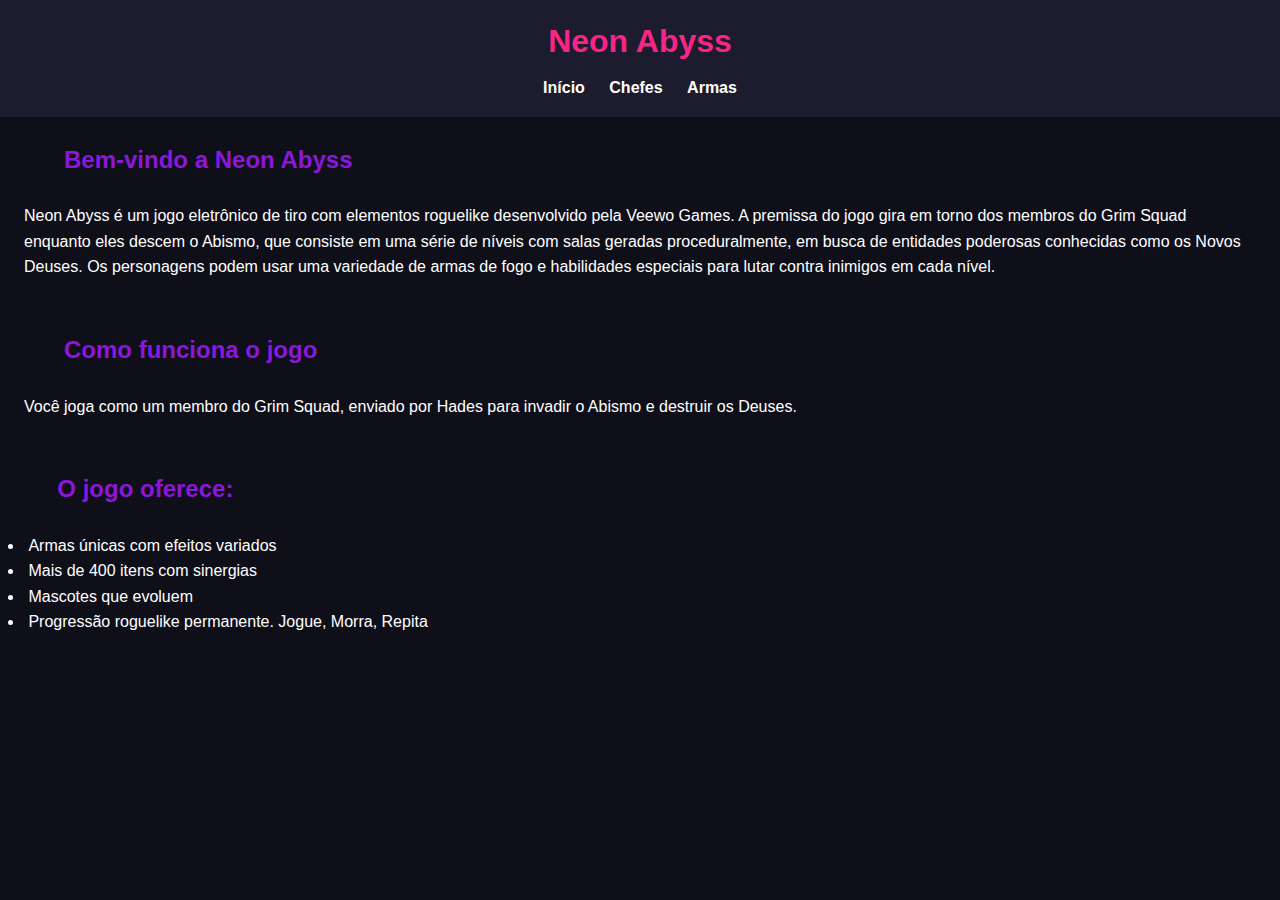
<file: html/index.html>
<!DOCTYPE html>
<html lang="pt-BR">
<head>
  <meta charset="UTF-8" />
  <meta name="viewport" content="width=device-width, initial-scale=1.0"/>
  <title>Neon Abyss</title>
  <link rel="stylesheet" href="../css/style.css" />
</head>
<body>
  <header>
    <h1>Neon Abyss</h1>
    <nav>
      <a href="index.html">Início</a>
      <a href="bosses.html">Chefes</a>
      <a href="weapons.html">Armas</a>
    </nav>
  </header>

  <main>
    <section>
      <h2>&nbsp &nbsp &nbsp Bem-vindo a Neon Abyss</h2>
      <p> Neon Abyss é um jogo eletrônico de tiro com elementos roguelike desenvolvido pela Veewo Games. A premissa do jogo gira em torno dos membros do Grim Squad enquanto eles descem o Abismo, que consiste em uma série de níveis com salas geradas proceduralmente, em busca de entidades poderosas conhecidas como os Novos Deuses. Os personagens podem usar uma variedade de armas de fogo e habilidades especiais para lutar contra inimigos em cada nível.</p>
    </section>
    <br><br>
    <section>
      <h2>&nbsp &nbsp &nbsp Como funciona o jogo</h2>
      <p>Você joga como um membro do Grim Squad, enviado por Hades para invadir o Abismo e destruir os Deuses.</p>
    </section>

    <br><br>
    <section>
        <h2>&nbsp &nbsp &nbspO jogo oferece:</h2>
        <ul>
          <li>&nbspArmas únicas com efeitos variados</li>
          <li>&nbspMais de 400 itens com sinergias</li>
          <li>&nbspMascotes que evoluem</li>
          <li>&nbspProgressão roguelike permanente. Jogue, Morra, Repita</li>
        </ul>
    </section>
  </main>

</body>
</html>
</file>
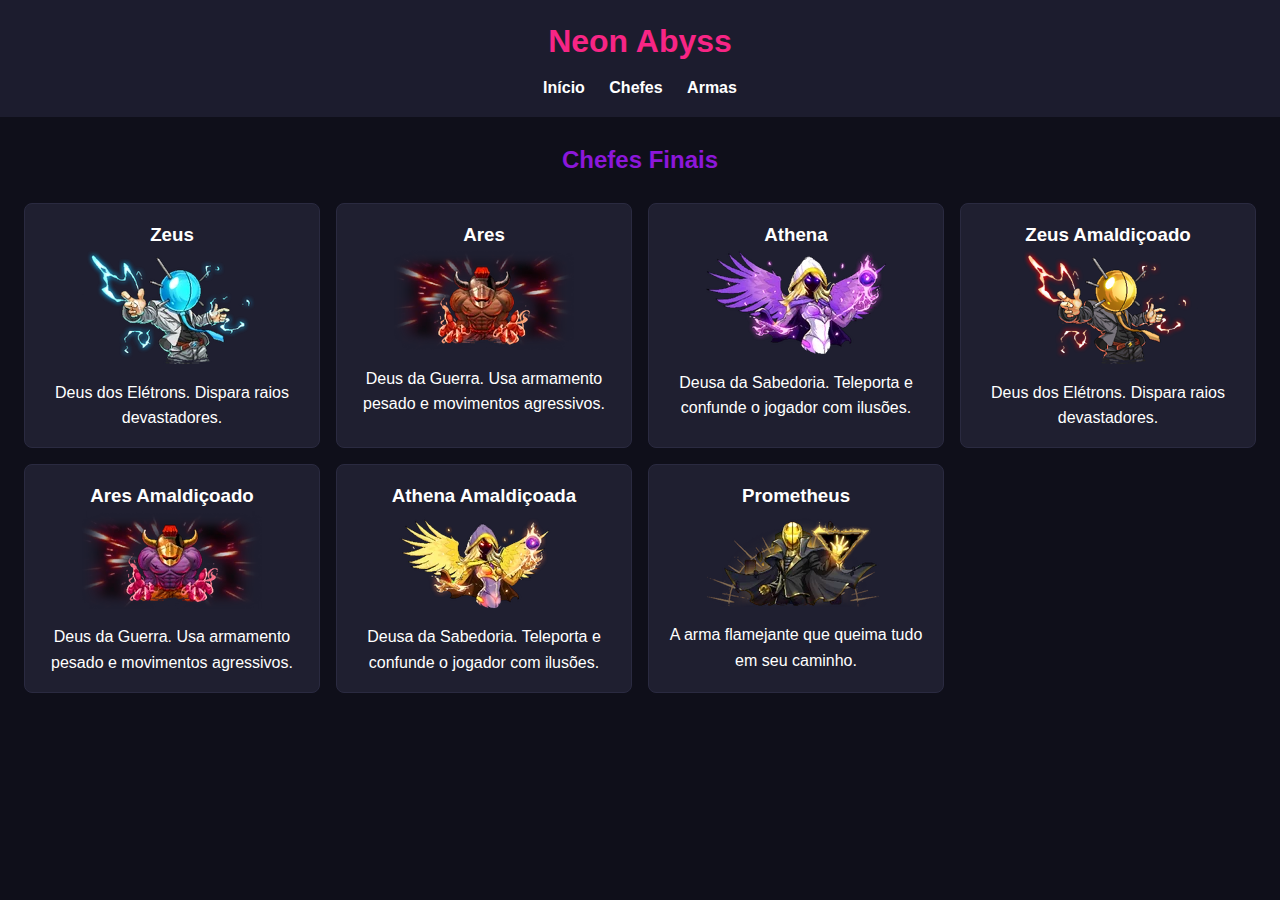
<file: html/bosses.html>
<!DOCTYPE html>
<html lang="pt-BR">
<head>
  <meta charset="UTF-8" />
  <meta name="viewport" content="width=device-width, initial-scale=1.0"/>
  <title>Bosses - Neon Abyss Wiki</title>
  <link rel="stylesheet" href="../css/style.css" />
</head>
<body>
  <header>
    <h1>Neon Abyss</h1>
    <nav>
      <a href="index.html">Início</a>
      <a href="bosses.html">Chefes</a>
      <a href="weapons.html">Armas</a>
    </nav>
  </header>

  <main>
    <h2><center>Chefes Finais</center></h2>
    <div class="card-grid">
      <div class="card">
        <h3>Zeus</h3>
        <img src="../img/Zeus.jpg" alt="Zeus" />
        <p>Deus dos Elétrons. Dispara raios devastadores.</p>
      </div>
      <div class="card">
        <h3>Ares</h3>
        <img src="../img/Ares.jpg" alt="Ares" />
        <p>Deus da Guerra. Usa armamento pesado e movimentos agressivos.</p>
      </div>
      <div class="card">
        <h3>Athena</h3>
        <img src="../img/Athena.jpg" alt="Athena" />
        <p>Deusa da Sabedoria. Teleporta e confunde o jogador com ilusões.</p>
      </div>
      <div class="card">
        <h3>Zeus Amaldiçoado</h3>
        <img src="../img/Cursed_Zeus.jpg" alt="Zeus" />
        <p>Deus dos Elétrons. Dispara raios devastadores.</p>
      </div>
      <div class="card">
        <h3>Ares Amaldiçoado</h3>
        <img src="../img/Cursed_Ares.jpg" alt="Ares" />
        <p>Deus da Guerra. Usa armamento pesado e movimentos agressivos.</p>
      </div>
      <div class="card">
        <h3>Athena Amaldiçoada</h3>
        <img src="../img/Cursed_Athena.jpg" alt="Athena" />
        <p>Deusa da Sabedoria. Teleporta e confunde o jogador com ilusões.</p>
      </div>
      <div class="card">
        <h3>Prometheus</h3>
        <img src="../img/Prometheus.jpg" alt="Prometheus" />
        <p>A arma flamejante que queima tudo em seu caminho.</p>
      </div>
    </div>
  </main>

</body>
</html>
</file>
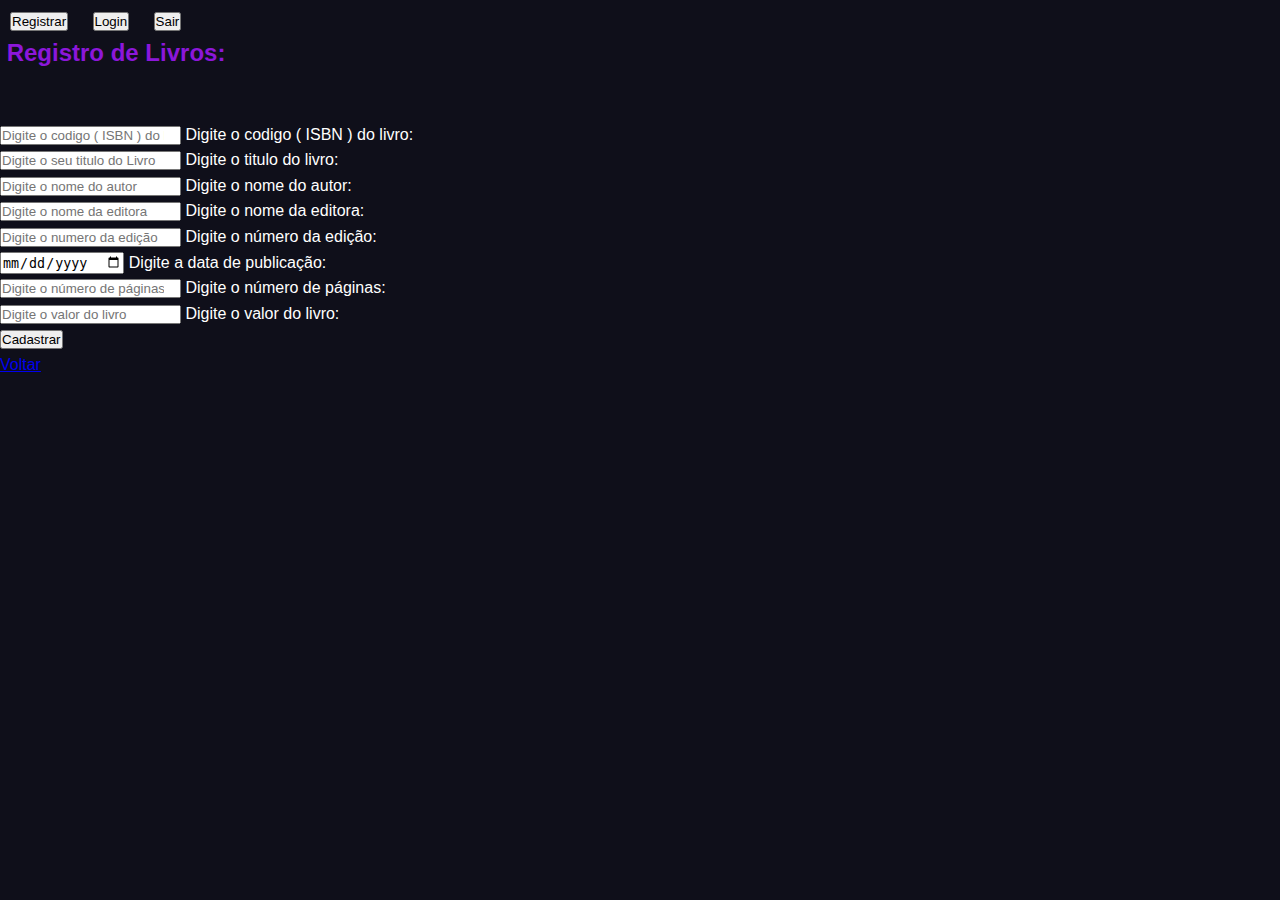
<file: html/cadastrolivro.html>
<!DOCTYPE html>
<html lang="en">
    <head>
        <meta charset="UTF-8">
        <meta name="viewport" content="width=device-width, initial-scale=1.0">
        <title>Cadastro Livros</title>
        <!--Icone na Janela-->
        <link rel="shortcut icon" href="../img/Livro3.ico" type="image/x-icon">
        <!--CSS BOOTSTRAP-->
        <link href="https://cdn.jsdelivr.net/npm/bootstrap@5.3.2/dist/css/bootstrap.min.css" rel="stylesheet" integrity="sha384-T3c6CoIi6uLrA9TneNEoa7RxnatzjcDSCmG1MXxSR1GAsXEV/Dwwykc2MPK8M2HN" crossorigin="anonymous">
        <!--JS BOOTSTRAP-->
        <script src="https://cdn.jsdelivr.net/npm/bootstrap@5.3.2/dist/js/bootstrap.bundle.min.js" integrity="sha384-C6RzsynM9kWDrMNeT87bh95OGNyZPhcTNXj1NW7RuBCsyN/o0jlpcV8Qyq46cDfL" crossorigin="anonymous" defer></script>
        <!--CSS-->
        <link rel="stylesheet" href="../css/style.css">
    </head>
    <body>
        <!--Barra do Menu Inicio-->
        <nav class="navbar bg-dark sticky-top bg-body-tertiary">
            <form class="container-fluid justify-content-center">
                <a href="registro.html">
                    <button class="btn btn-success me-3" type="button">Registrar</button>
                </a>
                <a href="index.html">
                    <button class="btn btn-success me-3" type="button">Login</button>
                </a>
                <a href="sair.html">
                    <button class="btn btn-success me-3" type="button">Sair</button>
                </a>
            </form>
        </nav>
        <!--Barra do Menu Fim-->
        <div class="container col-11 col-md-9" id="form-container">
            <div class="row gx-2 justify-content-center">
        <!--Cadastro Inicio-->
                <div class="col-md-8">
                    <h2> &nbspRegistro de Livros:</h2>
                        <br>
                    <form name="frm" method="post" action="../php/gravarLivro.php">
                    <div class="form-floating mb-3">
                        <input type="number" class="form-control" id="ISBN" name="ISBN" placeholder="Digite o codigo ( ISBN ) do livro">
                        <label for="ISBN" class="form-label">Digite o codigo ( ISBN ) do livro:</label>
                    </div>
                    <div class="form-floating mb-3">
                        <input type="text" class="form-control" id="titulo" name="titulo" placeholder="Digite o seu titulo do Livro">
                        <label for="titulo" class="form-label">Digite o titulo do livro:</label>
                    </div>
                    <div class="form-floating mb-3">
                        <input type="text" class="form-control" id="autor" name="autor" placeholder="Digite o nome do autor">
                        <label for="autor" class="form-label">Digite o nome do autor:</label>
                    </div>
                    <div class="form-floating mb-3">
                        <input type="text" class="form-control" id="editora" name="editora" placeholder="Digite o nome da editora">
                        <label for="editora" class="form-label">Digite o nome da editora:</label>
                    </div>
                    <div class="form-floating mb-3">
                        <input type="number" class="form-control" id="numEdicao" name="numEdicao" placeholder="Digite o numero da edição">
                        <label for="numEdicao" class="form-label">Digite o número da edição:</label>
                    </div>
                    <div class="form-floating mb-3">
                        <input type="date" class="form-control" id="dataPubli" name="dataPubli" placeholder="Digite a data de publicação">
                        <label for="dataPubli" class="form-label">Digite a data de publicação:</label>
                    </div>
                    <div class="form-floating mb-3">
                        <input type="number" class="form-control" id="numPag" name="numPag" placeholder="Digite o número de páginas">
                        <label for="numPag" class="form-label">Digite o número de páginas:</label>
                    </div>
                    <div class="form-floating mb-3">
                        <input type="number" class="form-control" id="valor" name="valor" placeholder="Digite o valor do livro">
                        <label for="valor" class="form-label">Digite o valor do livro:</label>
                    </div>
                        <div class="col-12" id="link-container">
                            <input type="submit" class="btn btn-primary" value="Cadastrar">
                        </div>
                    </form>
                </div>
            </div>
                <!-- Cadastro Fim-->
                <!--Ir para Menu Inicio-->
        <div class="col-md-12">
            <div class="row align-items-center">
                <div class="col-12" id="link-container">
                    <a href="menu.html">Voltar</a>
                </div>
            </div>
        </div>
                <!--Ir para Menu Fim-->
        </div>
    </body>
</html>
</file>
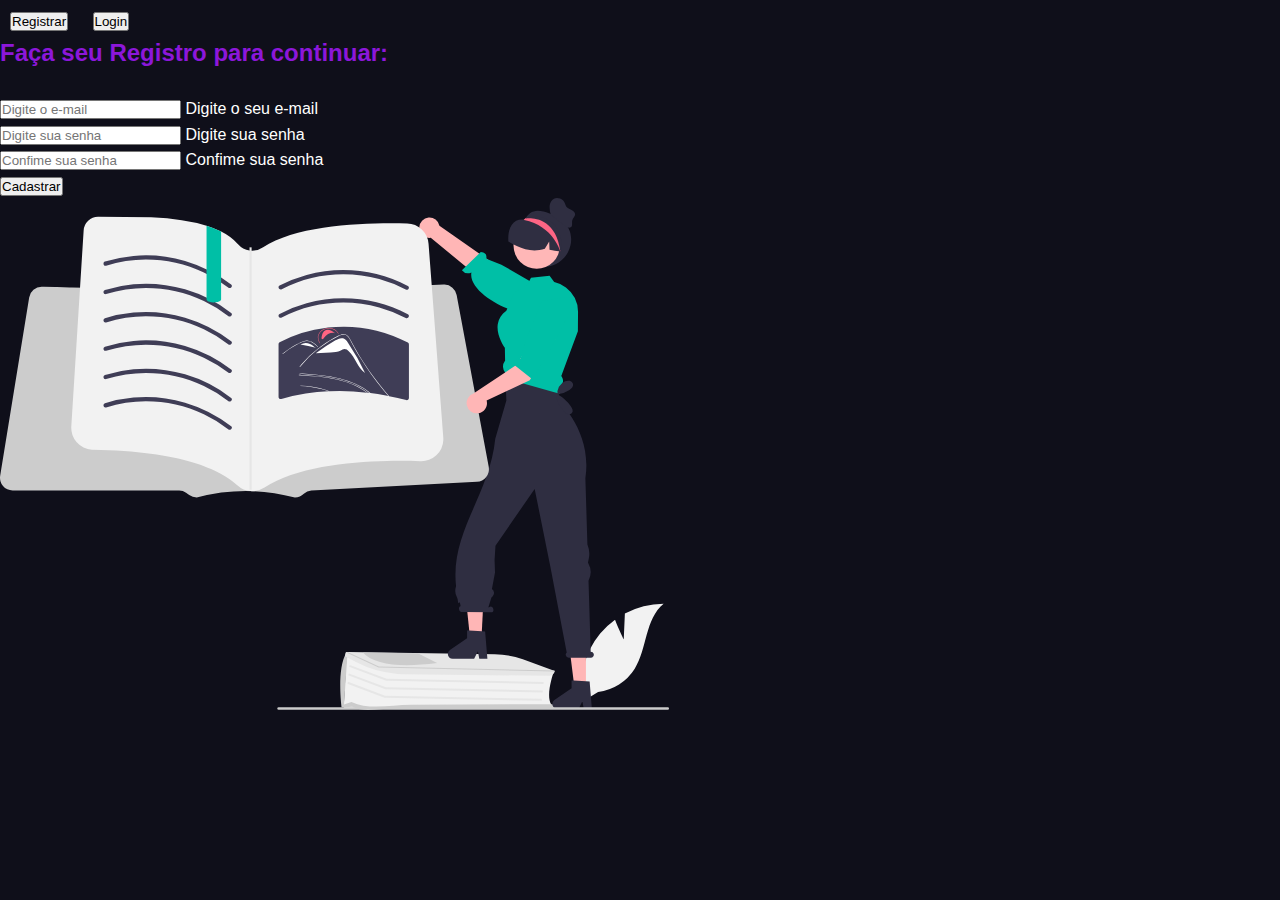
<file: html/registro.html>
<!DOCTYPE html>
<html lang="en">
    <head>
        <meta charset="UTF-8">
        <meta name="viewport" content="width=device-width, initial-scale=1.0">
        <title>Registro</title>
        <!--Icone na Janela-->
        <link rel="shortcut icon" href="../img/Livro3.ico" type="image/x-icon">
        <!--CSS BOOTSTRAP-->
        <link href="https://cdn.jsdelivr.net/npm/bootstrap@5.3.2/dist/css/bootstrap.min.css" rel="stylesheet" integrity="sha384-T3c6CoIi6uLrA9TneNEoa7RxnatzjcDSCmG1MXxSR1GAsXEV/Dwwykc2MPK8M2HN" crossorigin="anonymous">
        <!--JS BOOTSTRAP-->
        <script src="https://cdn.jsdelivr.net/npm/bootstrap@5.3.2/dist/js/bootstrap.bundle.min.js" integrity="sha384-C6RzsynM9kWDrMNeT87bh95OGNyZPhcTNXj1NW7RuBCsyN/o0jlpcV8Qyq46cDfL" crossorigin="anonymous" defer></script>
        <!--CSS-->
        <link rel="stylesheet" href="../css/style.css">
    </head>
    <body>
        <!--Barra do Menu Inicio-->
        <nav class="navbar bg-dark sticky-top bg-body-tertiary">
            <form class="container-fluid justify-content-center">
                <a href="registro.html">
                    <button class="btn btn-success me-3" type="button">Registrar</button>
                </a>
                <a href="index.html">
                    <button class="btn btn-success me-3" type="button">Login</button>
                </a>
            </form>
        </nav>
        <!--Barra do Menu Fim-->
        <div class="container col-11 col-md-9" id="form-container">
            <div class="row gx-5">
        <!--Registro Inicio-->
                <div class="col-md-6">
                    <h2>Faça seu Registro para continuar:</h2>
                    <form name="frmRegistro" method="post" action="../php/gravarRegistro.php">
                    <div class="form-floating mb-3">
                        <input type="email" class="form-control" id="email" name="email" placeholder="Digite o e-mail">
                        <label for="email" class="form-label">Digite o seu e-mail</label>
                    </div>
                    <div class="form-floating mb-3">
                        <input type="password" class="form-control" id="senha" name="senha" placeholder="Digite sua senha">
                        <label for="senha" class="form-label">Digite sua senha</label>
                    </div>
                        <div class="form-floating mb-3">
                        <input type="password" class="form-control" id="confirmarsenha" name="confirmarsenha" placeholder="Confime sua senha">
                        <label for="confirmarsenha" class="form-label">Confime sua senha</label>
                    </div>
                    <div class="mb-3">
                        <div class="col-12" id="link-container">
                            <input type="submit" class="btn btn-primary" value="Cadastrar">
                        </div>
                    </div>
                    </form>
                </div>
                <!--Registro Fim-->
                <!--Lado direito - Imagem e ir para index - Inicio-->
        <div class="col-md-6">
            <div class="row align-items-center">
                <div class="col-12">
                    <img src="../img/Livro2.svg" alt="Tela de Registro" class="img-fluid">
                </div>
            </div>
        </div>
                <!--Lado direito - Imagem e ir para index - Fim-->
    </body>

</html>
</file>
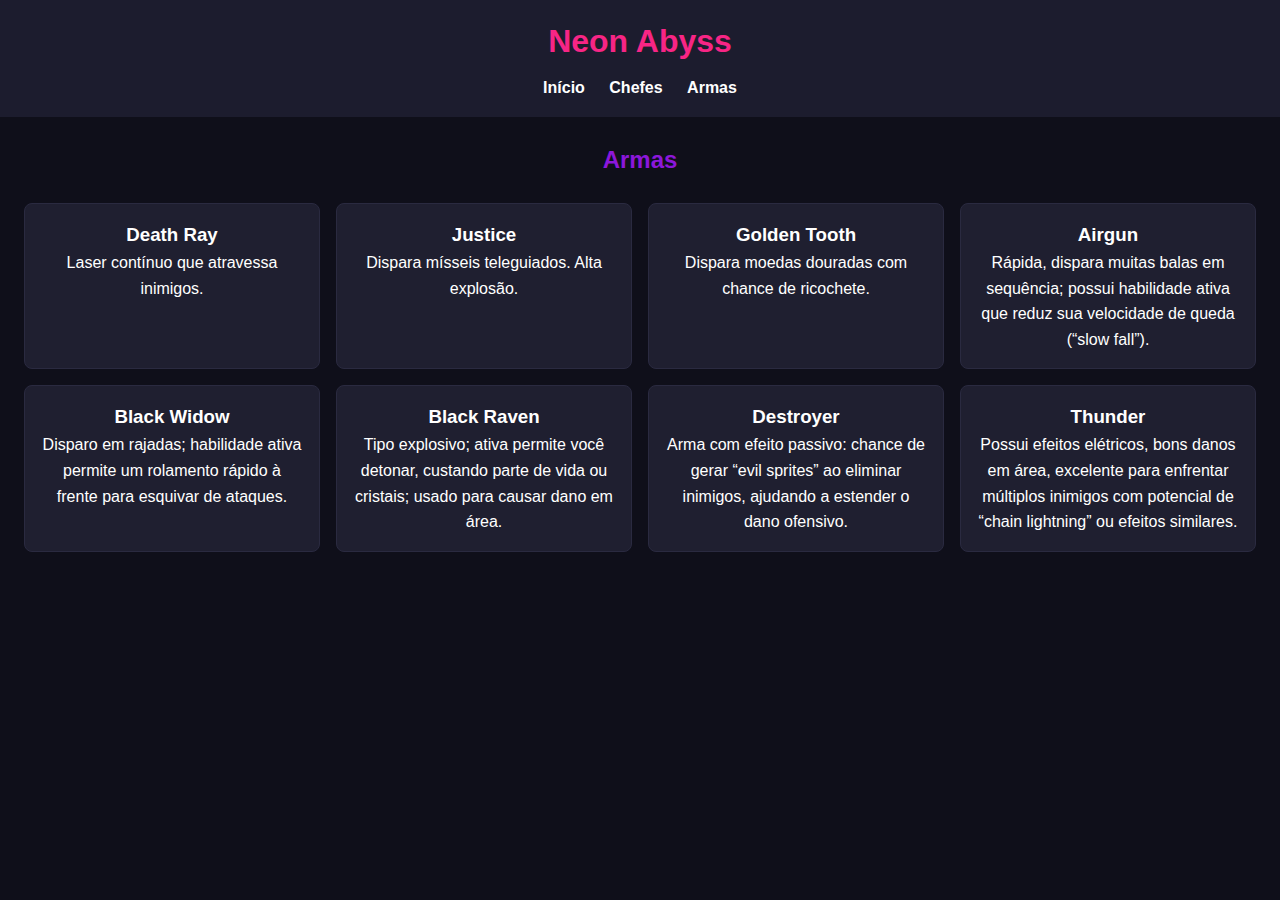
<file: html/weapons.html>
<!DOCTYPE html>
<html lang="pt-BR">
<head>
  <meta charset="UTF-8" />
  <meta name="viewport" content="width=device-width, initial-scale=1.0"/>
  <title>Armas - Neon Abyss Wiki</title>
  <link rel="stylesheet" href="../css/style.css" />
</head>
<body>
  <header>
    <h1>Neon Abyss</h1>
    <nav>
      <a href="index.html">Início</a>
      <a href="bosses.html">Chefes</a>
      <a href="weapons.html">Armas</a>
    </nav>
  </header>

  <main>
    <h2><center>Armas</center></h2>
    <div class="card-grid">
      <div class="card">
        <h3>Death Ray</h3>
        <p>Laser contínuo que atravessa inimigos.</p>
      </div>
      <div class="card">
        <h3>Justice</h3>
        <p>Dispara mísseis teleguiados. Alta explosão.</p>
      </div>
      <div class="card">
        <h3>Golden Tooth</h3>
        <p>Dispara moedas douradas com chance de ricochete.</p>
      </div>
      <div class="card">
        <h3>Airgun</h3>
        <p>Rápida, dispara muitas balas em sequência; possui habilidade ativa que reduz sua velocidade de queda (“slow fall”).</p>
      </div>
      <div class="card">
        <h3>Black Widow</h3>
        <p>Disparo em rajadas; habilidade ativa permite um rolamento rápido à frente para esquivar de ataques.</p>
      </div>
      <div class="card">
        <h3>Black Raven</h3>
        <p>Tipo explosivo; ativa permite você detonar, custando parte de vida ou cristais; usado para causar dano em área.</p>
      </div>
      <div class="card">
        <h3>Destroyer</h3>
        <p>Arma com efeito passivo: chance de gerar “evil sprites” ao eliminar inimigos, ajudando a estender o dano ofensivo.</p>
      </div>
      <div class="card">
        <h3>Thunder</h3>
        <p>Possui efeitos elétricos, bons danos em área, excelente para enfrentar múltiplos inimigos com potencial de “chain lightning” ou efeitos similares.</p>
      </div>
    </div>
  </main>

</body>
</html>
</file>
<file: css/style.css>
* {
    margin: 0;
    padding: 0;
    box-sizing: border-box;
  }
  
  body {
    font-family: 'Segoe UI', sans-serif;
    background-color: #0f0f1a;
    color: #ffffff;
    line-height: 1.6;
    padding-bottom: 60px;
  }
  
  header {
    background-color: #1c1c2e;
    padding: 1em;
    text-align: center;
  }
  
  header h1 {
    font-size: 2em;
    color: #f72585;
  }
  
  nav {
    margin-top: 0.5em;
  }
  
  nav a {
    color: #ffffff;
    margin: 0 10px;
    text-decoration: none;
    font-weight: bold;
  }
  
  nav a:hover {
    color: #f72585;
  }
  
  main {
    padding: 1.5em;
  }
  
  h2 {
    color: #8c17da;
    margin-bottom: 1em;
  }
  
  .card-grid {
    display: grid;
    grid-template-columns: repeat(auto-fit, minmax(250px, 1fr));
    gap: 1em;
  }
  
  .card {
    background-color: #1f1f30;
    border: 1px solid #2a2a40;
    padding: 1em;
    border-radius: 8px;
    transition: transform 0.2s;
    text-align: center;
  }
  
  .card img {
    max-width: 100%;
    height: auto;
    margin-bottom: 0.5em;
  }
  
  .card:hover {
    transform: scale(1.02);
    border-color: #f72585;
  }
  
  footer {
    position: fixed;
    bottom: 0;
    left: 0;
    width: 100%;
    background-color: #1c1c2e;
    color: #999;
    text-align: center;
    padding: 1em 0;
    font-size: 0.9em;
  }
  
  @media (max-width: 600px) {
    nav a {
      display: block;
      margin: 0.5em 0;
    }
  }
</file>
